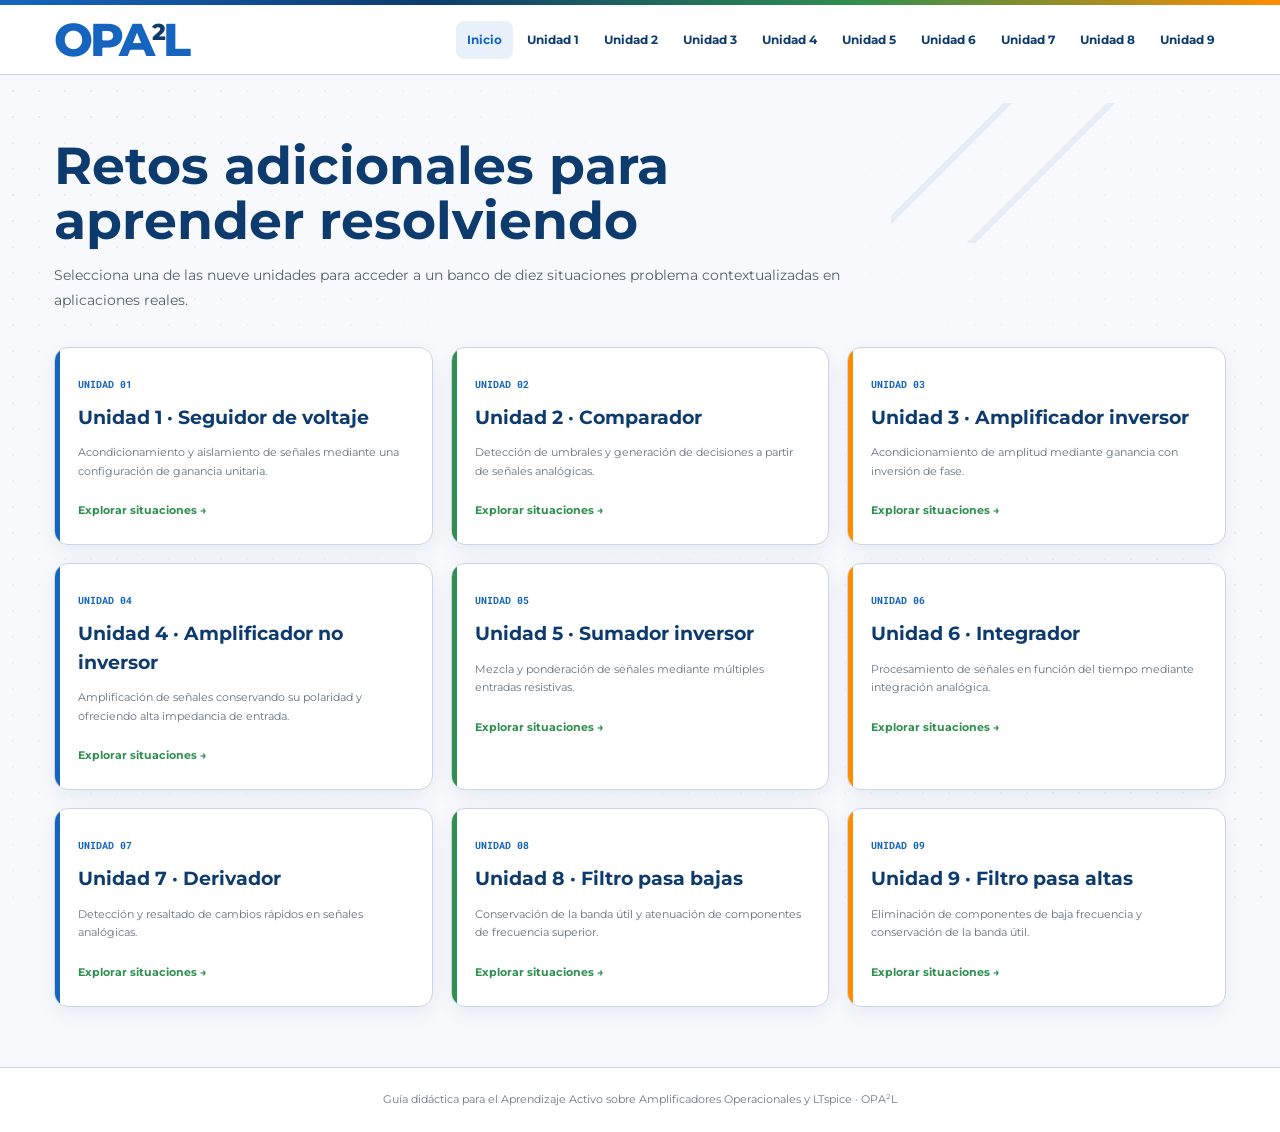
<file: index.html>
<!DOCTYPE html>
<html lang="es">
<head>
<meta charset="UTF-8">
<meta name="viewport" content="width=device-width, initial-scale=1.0">
<meta name="description" content="Banco interactivo de retos adicionales para la guía didáctica OPA²L.">
<title>OPA²L · Retos adicionales</title>
<link rel="icon" type="image/png" href="LOGO_OPAAL_Guia.png">
<link rel="stylesheet" href="style.css">
<link rel="stylesheet" href="index-extra.css">
</head>
<body>
<div class="topline"></div>

<header class="site-header">
  <div class="header-inner">
    <a class="brand" href="index.html" aria-label="Inicio OPA²L">
      <div class="logo-mark">OPA<sup>2</sup>L</div>
    </a>
    <nav aria-label="Navegación por unidades">
      <a href="index.html" class="active">Inicio</a>
<a href="seguidor.html">Unidad 1</a>
<a href="comparador.html">Unidad 2</a>
<a href="inversor.html">Unidad 3</a>
<a href="noinversor.html">Unidad 4</a>
<a href="sumador.html">Unidad 5</a>
<a href="integrador.html">Unidad 6</a>
<a href="derivador.html">Unidad 7</a>
<a href="pasabajas.html">Unidad 8</a>
<a href="pasaaltas.html">Unidad 9</a>
    </nav>
  </div>
</header>
<main>
<section class="hero">
  <h1>Retos adicionales para aprender resolviendo</h1>
  <p>Selecciona una de las nueve unidades para acceder a un banco de diez situaciones problema contextualizadas en aplicaciones reales.</p>
</section>
<section class="unit-grid">

<a class="unit-card" href="seguidor.html">
  <span>UNIDAD 01</span>
  <h2>Unidad 1 · Seguidor de voltaje</h2>
  <p>Acondicionamiento y aislamiento de señales mediante una configuración de ganancia unitaria.</p>
  <b>Explorar situaciones →</b>
</a>
<a class="unit-card" href="comparador.html">
  <span>UNIDAD 02</span>
  <h2>Unidad 2 · Comparador</h2>
  <p>Detección de umbrales y generación de decisiones a partir de señales analógicas.</p>
  <b>Explorar situaciones →</b>
</a>
<a class="unit-card" href="inversor.html">
  <span>UNIDAD 03</span>
  <h2>Unidad 3 · Amplificador inversor</h2>
  <p>Acondicionamiento de amplitud mediante ganancia con inversión de fase.</p>
  <b>Explorar situaciones →</b>
</a>
<a class="unit-card" href="noinversor.html">
  <span>UNIDAD 04</span>
  <h2>Unidad 4 · Amplificador no inversor</h2>
  <p>Amplificación de señales conservando su polaridad y ofreciendo alta impedancia de entrada.</p>
  <b>Explorar situaciones →</b>
</a>
<a class="unit-card" href="sumador.html">
  <span>UNIDAD 05</span>
  <h2>Unidad 5 · Sumador inversor</h2>
  <p>Mezcla y ponderación de señales mediante múltiples entradas resistivas.</p>
  <b>Explorar situaciones →</b>
</a>
<a class="unit-card" href="integrador.html">
  <span>UNIDAD 06</span>
  <h2>Unidad 6 · Integrador</h2>
  <p>Procesamiento de señales en función del tiempo mediante integración analógica.</p>
  <b>Explorar situaciones →</b>
</a>
<a class="unit-card" href="derivador.html">
  <span>UNIDAD 07</span>
  <h2>Unidad 7 · Derivador</h2>
  <p>Detección y resaltado de cambios rápidos en señales analógicas.</p>
  <b>Explorar situaciones →</b>
</a>
<a class="unit-card" href="pasabajas.html">
  <span>UNIDAD 08</span>
  <h2>Unidad 8 · Filtro pasa bajas</h2>
  <p>Conservación de la banda útil y atenuación de componentes de frecuencia superior.</p>
  <b>Explorar situaciones →</b>
</a>
<a class="unit-card" href="pasaaltas.html">
  <span>UNIDAD 09</span>
  <h2>Unidad 9 · Filtro pasa altas</h2>
  <p>Eliminación de componentes de baja frecuencia y conservación de la banda útil.</p>
  <b>Explorar situaciones →</b>
</a>
</section>
</main>
<footer>Guía didáctica para el Aprendizaje Activo sobre Amplificadores Operacionales y LTspice · OPA²L</footer>
</body>
</html>
</file>
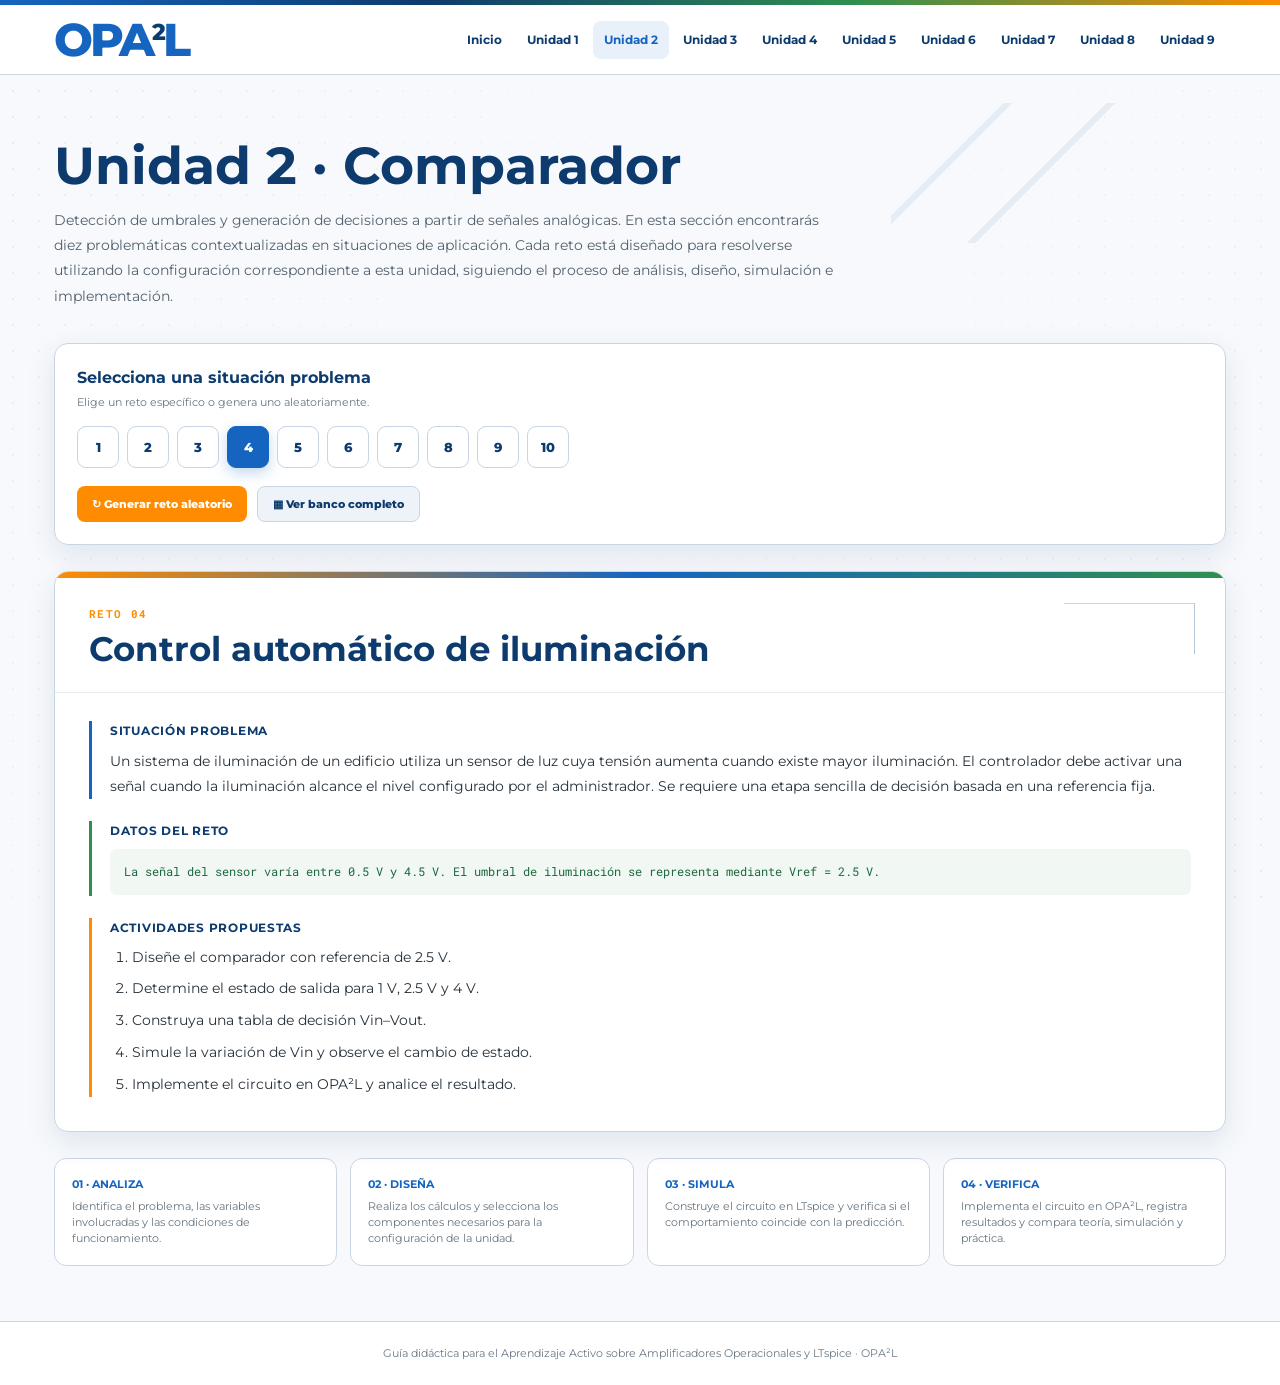
<file: comparador.html>
<!DOCTYPE html>
<html lang="es">
<head>
<meta charset="UTF-8">
<meta name="viewport" content="width=device-width, initial-scale=1.0">
<meta name="description" content="Banco interactivo de situaciones problema - Unidad 2: Comparador.">
<title>Unidad 2 · Comparador | OPA²L</title>
<link rel="icon" type="image/png" href="LOGO_OPAAL_Guia.png">
<link rel="stylesheet" href="style.css">
</head>
<body data-unit="comparador">
<div class="topline"></div>

<header class="site-header">
  <div class="header-inner">
    <a class="brand" href="index.html" aria-label="Inicio OPA²L">
      <div class="logo-mark">OPA<sup>2</sup>L</div>
    </a>
    <nav aria-label="Navegación por unidades">
      <a href="index.html">Inicio</a>
<a href="seguidor.html">Unidad 1</a>
<a href="comparador.html" class="active">Unidad 2</a>
<a href="inversor.html">Unidad 3</a>
<a href="noinversor.html">Unidad 4</a>
<a href="sumador.html">Unidad 5</a>
<a href="integrador.html">Unidad 6</a>
<a href="derivador.html">Unidad 7</a>
<a href="pasabajas.html">Unidad 8</a>
<a href="pasaaltas.html">Unidad 9</a>
    </nav>
  </div>
</header>
<main>
<section class="hero">
  <h1>Unidad 2 · Comparador</h1>
  <p>Detección de umbrales y generación de decisiones a partir de señales analógicas. En esta sección encontrarás diez problemáticas contextualizadas en situaciones de aplicación. Cada reto está diseñado para resolverse utilizando la configuración correspondiente a esta unidad, siguiendo el proceso de análisis, diseño, simulación e implementación.</p>
  
</section>
<div class="container">
<section class="controls" aria-label="Selector de situaciones problema">
  <div class="controls-head">
    <div>
      <h2>Selecciona una situación problema</h2>
      <p>Elige un reto específico o genera uno aleatoriamente.</p>
    </div>
  </div>
  <div class="challenge-selector" id="challengeSelector"></div>
  <div class="actions">
    <button class="primary" id="randomChallenge" type="button">↻ Generar reto aleatorio</button>
    <button class="secondary" id="allChallenges" type="button">▦ Ver banco completo</button>
  </div>
</section>

<article class="challenge-card" id="challengeCard">
  <div class="challenge-top">
    <div class="challenge-number" id="challengeNumber"></div>
    <h2 id="challengeTitle"></h2>
  </div>
  <div class="challenge-body">
    <section>
      <h3>Situación problema</h3>
      <p id="challengeSituation"></p>
    </section>
    <section>
      <h3>Datos del reto</h3>
      <p class="data" id="challengeData"></p>
    </section>
    <section>
      <h3>Actividades propuestas</h3>
      <ol class="activities" id="challengeActivities"></ol>
    </section>
  </div>
</article>

<section class="workflow" aria-label="Ruta de trabajo sugerida">
  <article class="step"><b>01 · ANALIZA</b><p>Identifica el problema, las variables involucradas y las condiciones de funcionamiento.</p></article>
  <article class="step"><b>02 · DISEÑA</b><p>Realiza los cálculos y selecciona los componentes necesarios para la configuración de la unidad.</p></article>
  <article class="step"><b>03 · SIMULA</b><p>Construye el circuito en LTspice y verifica si el comportamiento coincide con la predicción.</p></article>
  <article class="step"><b>04 · VERIFICA</b><p>Implementa el circuito en OPA²L, registra resultados y compara teoría, simulación y práctica.</p></article>
</section>
</div>
</main>

<footer>Guía didáctica para el Aprendizaje Activo sobre Amplificadores Operacionales y LTspice · OPA²L</footer>

<dialog id="bankModal">
  <div class="modal-head">
    <h2>Banco completo · Unidad 2</h2>
    <button id="closeModal" aria-label="Cerrar">×</button>
  </div>
  <div class="bank-grid" id="bankContent"></div>
</dialog>

<script src="script.js"></script>
</body>
</html>
</file>
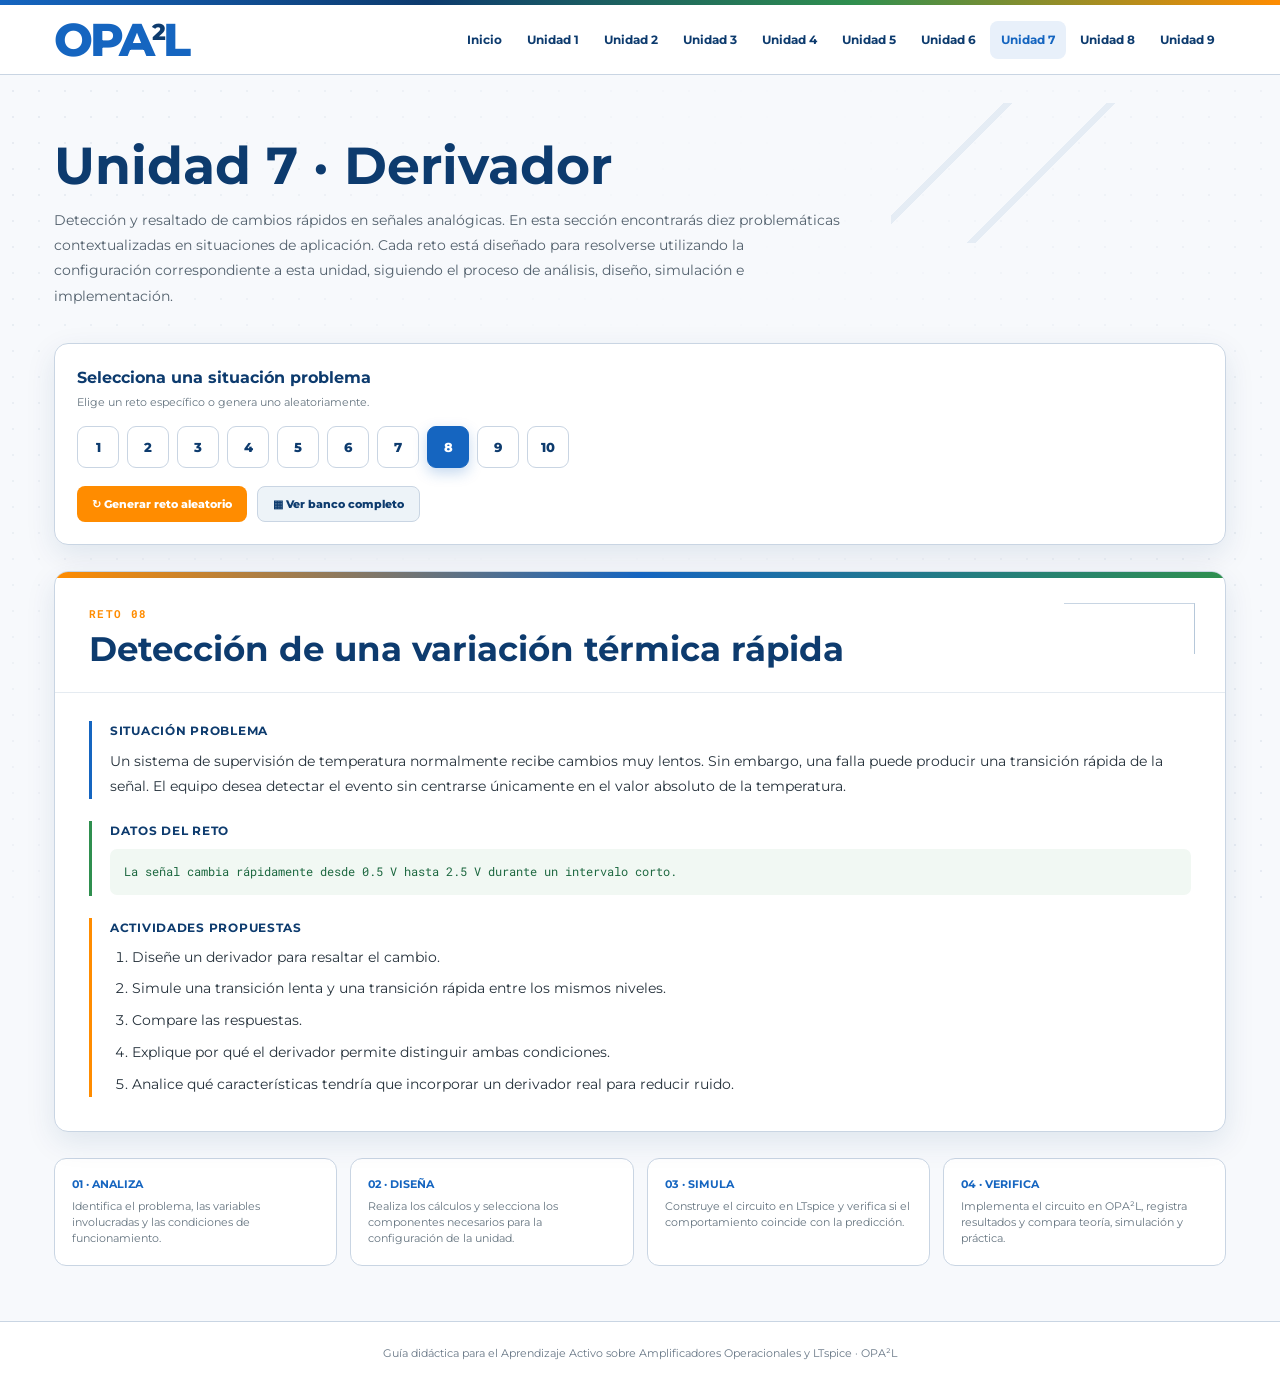
<file: derivador.html>
<!DOCTYPE html>
<html lang="es">
<head>
<meta charset="UTF-8">
<meta name="viewport" content="width=device-width, initial-scale=1.0">
<meta name="description" content="Banco interactivo de situaciones problema - Unidad 7: Derivador.">
<title>Unidad 7 · Derivador | OPA²L</title>
<link rel="icon" type="image/png" href="LOGO_OPAAL_Guia.png">
<link rel="stylesheet" href="style.css">
</head>
<body data-unit="derivador">
<div class="topline"></div>

<header class="site-header">
  <div class="header-inner">
    <a class="brand" href="index.html" aria-label="Inicio OPA²L">
      <div class="logo-mark">OPA<sup>2</sup>L</div>
    </a>
    <nav aria-label="Navegación por unidades">
      <a href="index.html">Inicio</a>
<a href="seguidor.html">Unidad 1</a>
<a href="comparador.html">Unidad 2</a>
<a href="inversor.html">Unidad 3</a>
<a href="noinversor.html">Unidad 4</a>
<a href="sumador.html">Unidad 5</a>
<a href="integrador.html">Unidad 6</a>
<a href="derivador.html" class="active">Unidad 7</a>
<a href="pasabajas.html">Unidad 8</a>
<a href="pasaaltas.html">Unidad 9</a>
    </nav>
  </div>
</header>
<main>
<section class="hero">
  <h1>Unidad 7 · Derivador</h1>
  <p>Detección y resaltado de cambios rápidos en señales analógicas. En esta sección encontrarás diez problemáticas contextualizadas en situaciones de aplicación. Cada reto está diseñado para resolverse utilizando la configuración correspondiente a esta unidad, siguiendo el proceso de análisis, diseño, simulación e implementación.</p>
  
</section>
<div class="container">
<section class="controls" aria-label="Selector de situaciones problema">
  <div class="controls-head">
    <div>
      <h2>Selecciona una situación problema</h2>
      <p>Elige un reto específico o genera uno aleatoriamente.</p>
    </div>
  </div>
  <div class="challenge-selector" id="challengeSelector"></div>
  <div class="actions">
    <button class="primary" id="randomChallenge" type="button">↻ Generar reto aleatorio</button>
    <button class="secondary" id="allChallenges" type="button">▦ Ver banco completo</button>
  </div>
</section>

<article class="challenge-card" id="challengeCard">
  <div class="challenge-top">
    <div class="challenge-number" id="challengeNumber"></div>
    <h2 id="challengeTitle"></h2>
  </div>
  <div class="challenge-body">
    <section>
      <h3>Situación problema</h3>
      <p id="challengeSituation"></p>
    </section>
    <section>
      <h3>Datos del reto</h3>
      <p class="data" id="challengeData"></p>
    </section>
    <section>
      <h3>Actividades propuestas</h3>
      <ol class="activities" id="challengeActivities"></ol>
    </section>
  </div>
</article>

<section class="workflow" aria-label="Ruta de trabajo sugerida">
  <article class="step"><b>01 · ANALIZA</b><p>Identifica el problema, las variables involucradas y las condiciones de funcionamiento.</p></article>
  <article class="step"><b>02 · DISEÑA</b><p>Realiza los cálculos y selecciona los componentes necesarios para la configuración de la unidad.</p></article>
  <article class="step"><b>03 · SIMULA</b><p>Construye el circuito en LTspice y verifica si el comportamiento coincide con la predicción.</p></article>
  <article class="step"><b>04 · VERIFICA</b><p>Implementa el circuito en OPA²L, registra resultados y compara teoría, simulación y práctica.</p></article>
</section>
</div>
</main>

<footer>Guía didáctica para el Aprendizaje Activo sobre Amplificadores Operacionales y LTspice · OPA²L</footer>

<dialog id="bankModal">
  <div class="modal-head">
    <h2>Banco completo · Unidad 7</h2>
    <button id="closeModal" aria-label="Cerrar">×</button>
  </div>
  <div class="bank-grid" id="bankContent"></div>
</dialog>

<script src="script.js"></script>
</body>
</html>
</file>
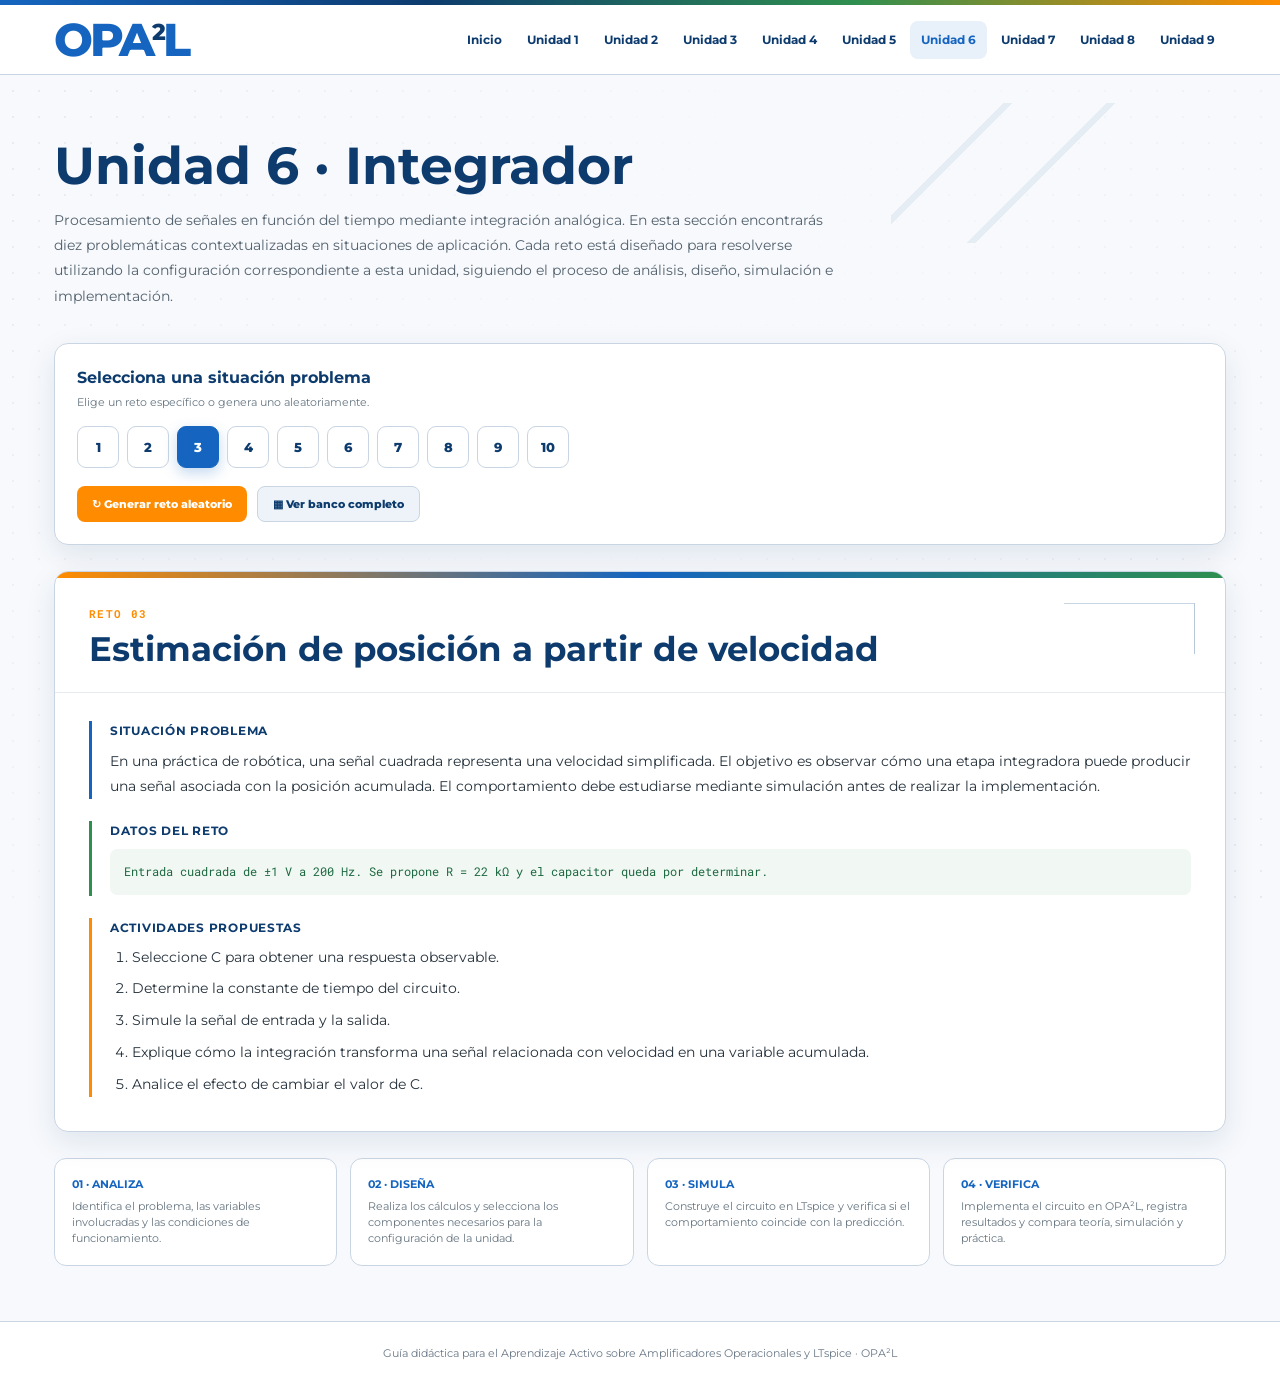
<file: integrador.html>
<!DOCTYPE html>
<html lang="es">
<head>
<meta charset="UTF-8">
<meta name="viewport" content="width=device-width, initial-scale=1.0">
<meta name="description" content="Banco interactivo de situaciones problema - Unidad 6: Integrador.">
<title>Unidad 6 · Integrador | OPA²L</title>
<link rel="icon" type="image/png" href="LOGO_OPAAL_Guia.png">
<link rel="stylesheet" href="style.css">
</head>
<body data-unit="integrador">
<div class="topline"></div>

<header class="site-header">
  <div class="header-inner">
    <a class="brand" href="index.html" aria-label="Inicio OPA²L">
      <div class="logo-mark">OPA<sup>2</sup>L</div>
    </a>
    <nav aria-label="Navegación por unidades">
      <a href="index.html">Inicio</a>
<a href="seguidor.html">Unidad 1</a>
<a href="comparador.html">Unidad 2</a>
<a href="inversor.html">Unidad 3</a>
<a href="noinversor.html">Unidad 4</a>
<a href="sumador.html">Unidad 5</a>
<a href="integrador.html" class="active">Unidad 6</a>
<a href="derivador.html">Unidad 7</a>
<a href="pasabajas.html">Unidad 8</a>
<a href="pasaaltas.html">Unidad 9</a>
    </nav>
  </div>
</header>
<main>
<section class="hero">
  <h1>Unidad 6 · Integrador</h1>
  <p>Procesamiento de señales en función del tiempo mediante integración analógica. En esta sección encontrarás diez problemáticas contextualizadas en situaciones de aplicación. Cada reto está diseñado para resolverse utilizando la configuración correspondiente a esta unidad, siguiendo el proceso de análisis, diseño, simulación e implementación.</p>
  
</section>
<div class="container">
<section class="controls" aria-label="Selector de situaciones problema">
  <div class="controls-head">
    <div>
      <h2>Selecciona una situación problema</h2>
      <p>Elige un reto específico o genera uno aleatoriamente.</p>
    </div>
  </div>
  <div class="challenge-selector" id="challengeSelector"></div>
  <div class="actions">
    <button class="primary" id="randomChallenge" type="button">↻ Generar reto aleatorio</button>
    <button class="secondary" id="allChallenges" type="button">▦ Ver banco completo</button>
  </div>
</section>

<article class="challenge-card" id="challengeCard">
  <div class="challenge-top">
    <div class="challenge-number" id="challengeNumber"></div>
    <h2 id="challengeTitle"></h2>
  </div>
  <div class="challenge-body">
    <section>
      <h3>Situación problema</h3>
      <p id="challengeSituation"></p>
    </section>
    <section>
      <h3>Datos del reto</h3>
      <p class="data" id="challengeData"></p>
    </section>
    <section>
      <h3>Actividades propuestas</h3>
      <ol class="activities" id="challengeActivities"></ol>
    </section>
  </div>
</article>

<section class="workflow" aria-label="Ruta de trabajo sugerida">
  <article class="step"><b>01 · ANALIZA</b><p>Identifica el problema, las variables involucradas y las condiciones de funcionamiento.</p></article>
  <article class="step"><b>02 · DISEÑA</b><p>Realiza los cálculos y selecciona los componentes necesarios para la configuración de la unidad.</p></article>
  <article class="step"><b>03 · SIMULA</b><p>Construye el circuito en LTspice y verifica si el comportamiento coincide con la predicción.</p></article>
  <article class="step"><b>04 · VERIFICA</b><p>Implementa el circuito en OPA²L, registra resultados y compara teoría, simulación y práctica.</p></article>
</section>
</div>
</main>

<footer>Guía didáctica para el Aprendizaje Activo sobre Amplificadores Operacionales y LTspice · OPA²L</footer>

<dialog id="bankModal">
  <div class="modal-head">
    <h2>Banco completo · Unidad 6</h2>
    <button id="closeModal" aria-label="Cerrar">×</button>
  </div>
  <div class="bank-grid" id="bankContent"></div>
</dialog>

<script src="script.js"></script>
</body>
</html>
</file>
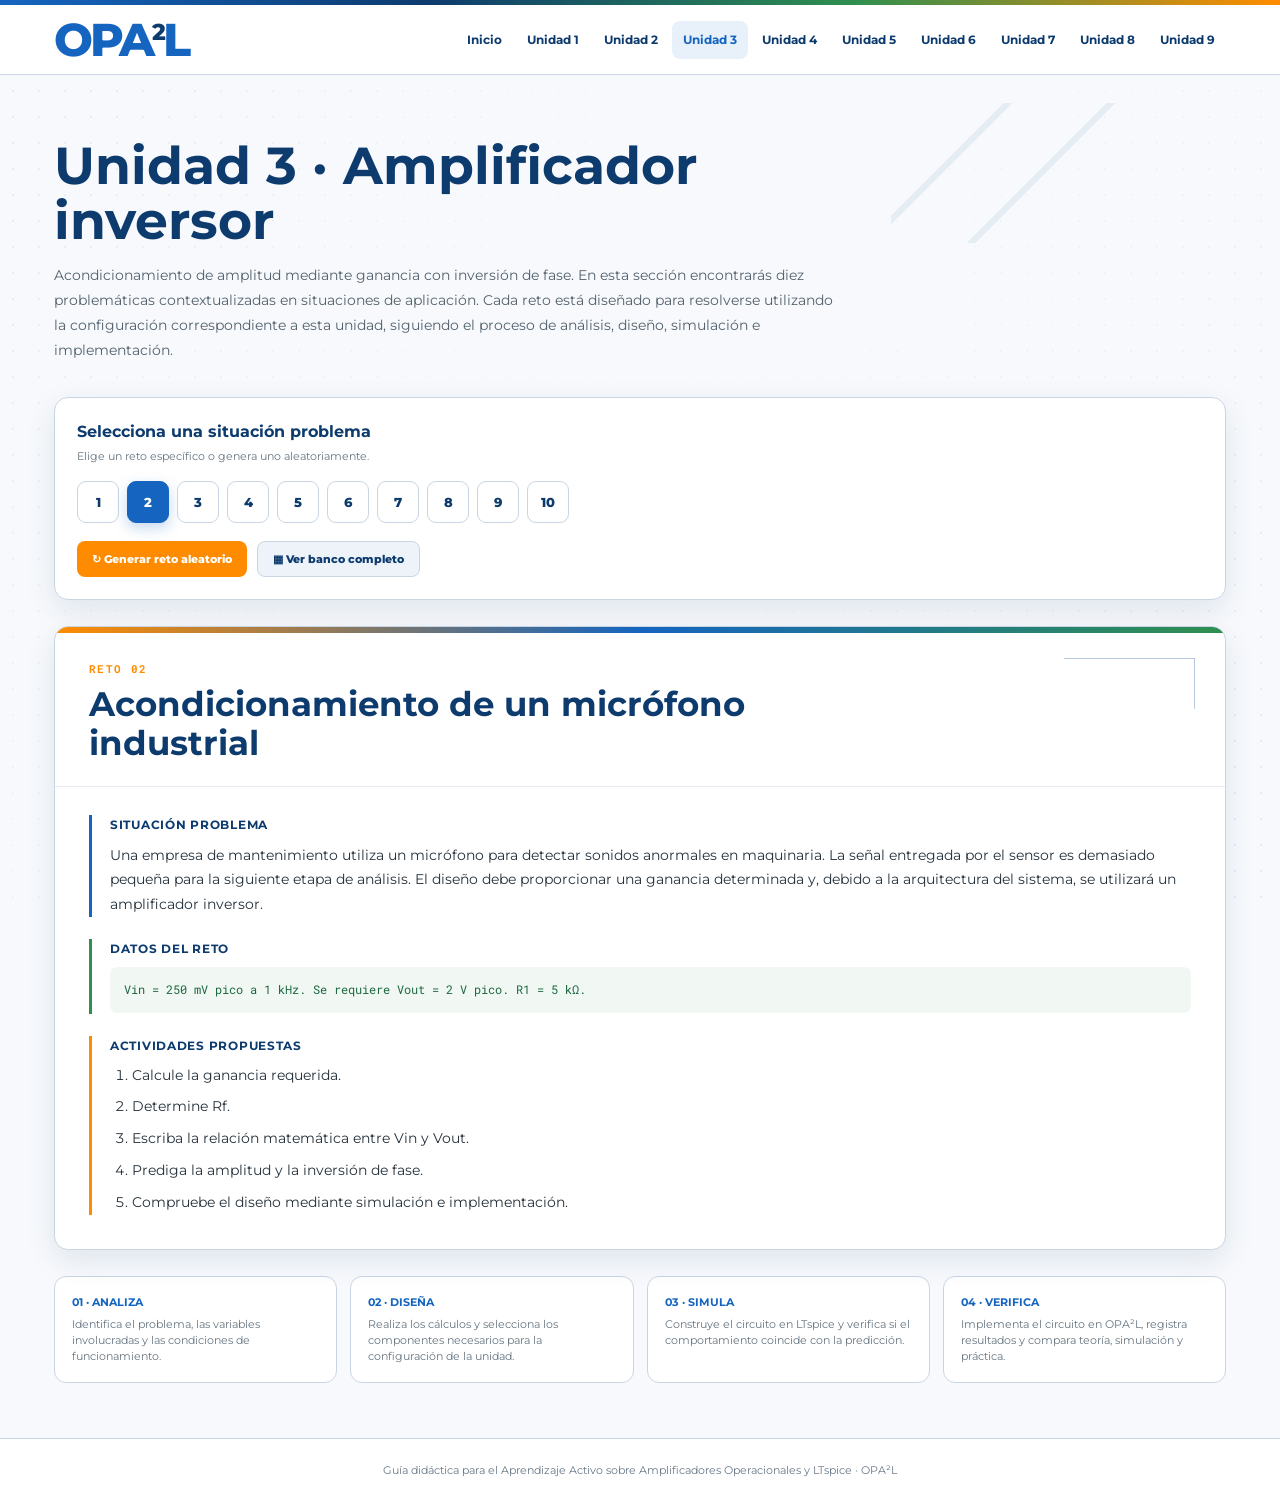
<file: inversor.html>
<!DOCTYPE html>
<html lang="es">
<head>
<meta charset="UTF-8">
<meta name="viewport" content="width=device-width, initial-scale=1.0">
<meta name="description" content="Banco interactivo de situaciones problema - Unidad 3: Amplificador inversor.">
<title>Unidad 3 · Amplificador inversor | OPA²L</title>
<link rel="icon" type="image/png" href="LOGO_OPAAL_Guia.png">
<link rel="stylesheet" href="style.css">
</head>
<body data-unit="inversor">
<div class="topline"></div>

<header class="site-header">
  <div class="header-inner">
    <a class="brand" href="index.html" aria-label="Inicio OPA²L">
      <div class="logo-mark">OPA<sup>2</sup>L</div>
    </a>
    <nav aria-label="Navegación por unidades">
      <a href="index.html">Inicio</a>
<a href="seguidor.html">Unidad 1</a>
<a href="comparador.html">Unidad 2</a>
<a href="inversor.html" class="active">Unidad 3</a>
<a href="noinversor.html">Unidad 4</a>
<a href="sumador.html">Unidad 5</a>
<a href="integrador.html">Unidad 6</a>
<a href="derivador.html">Unidad 7</a>
<a href="pasabajas.html">Unidad 8</a>
<a href="pasaaltas.html">Unidad 9</a>
    </nav>
  </div>
</header>
<main>
<section class="hero">
  <h1>Unidad 3 · Amplificador inversor</h1>
  <p>Acondicionamiento de amplitud mediante ganancia con inversión de fase. En esta sección encontrarás diez problemáticas contextualizadas en situaciones de aplicación. Cada reto está diseñado para resolverse utilizando la configuración correspondiente a esta unidad, siguiendo el proceso de análisis, diseño, simulación e implementación.</p>
  
</section>
<div class="container">
<section class="controls" aria-label="Selector de situaciones problema">
  <div class="controls-head">
    <div>
      <h2>Selecciona una situación problema</h2>
      <p>Elige un reto específico o genera uno aleatoriamente.</p>
    </div>
  </div>
  <div class="challenge-selector" id="challengeSelector"></div>
  <div class="actions">
    <button class="primary" id="randomChallenge" type="button">↻ Generar reto aleatorio</button>
    <button class="secondary" id="allChallenges" type="button">▦ Ver banco completo</button>
  </div>
</section>

<article class="challenge-card" id="challengeCard">
  <div class="challenge-top">
    <div class="challenge-number" id="challengeNumber"></div>
    <h2 id="challengeTitle"></h2>
  </div>
  <div class="challenge-body">
    <section>
      <h3>Situación problema</h3>
      <p id="challengeSituation"></p>
    </section>
    <section>
      <h3>Datos del reto</h3>
      <p class="data" id="challengeData"></p>
    </section>
    <section>
      <h3>Actividades propuestas</h3>
      <ol class="activities" id="challengeActivities"></ol>
    </section>
  </div>
</article>

<section class="workflow" aria-label="Ruta de trabajo sugerida">
  <article class="step"><b>01 · ANALIZA</b><p>Identifica el problema, las variables involucradas y las condiciones de funcionamiento.</p></article>
  <article class="step"><b>02 · DISEÑA</b><p>Realiza los cálculos y selecciona los componentes necesarios para la configuración de la unidad.</p></article>
  <article class="step"><b>03 · SIMULA</b><p>Construye el circuito en LTspice y verifica si el comportamiento coincide con la predicción.</p></article>
  <article class="step"><b>04 · VERIFICA</b><p>Implementa el circuito en OPA²L, registra resultados y compara teoría, simulación y práctica.</p></article>
</section>
</div>
</main>

<footer>Guía didáctica para el Aprendizaje Activo sobre Amplificadores Operacionales y LTspice · OPA²L</footer>

<dialog id="bankModal">
  <div class="modal-head">
    <h2>Banco completo · Unidad 3</h2>
    <button id="closeModal" aria-label="Cerrar">×</button>
  </div>
  <div class="bank-grid" id="bankContent"></div>
</dialog>

<script src="script.js"></script>
</body>
</html>
</file>
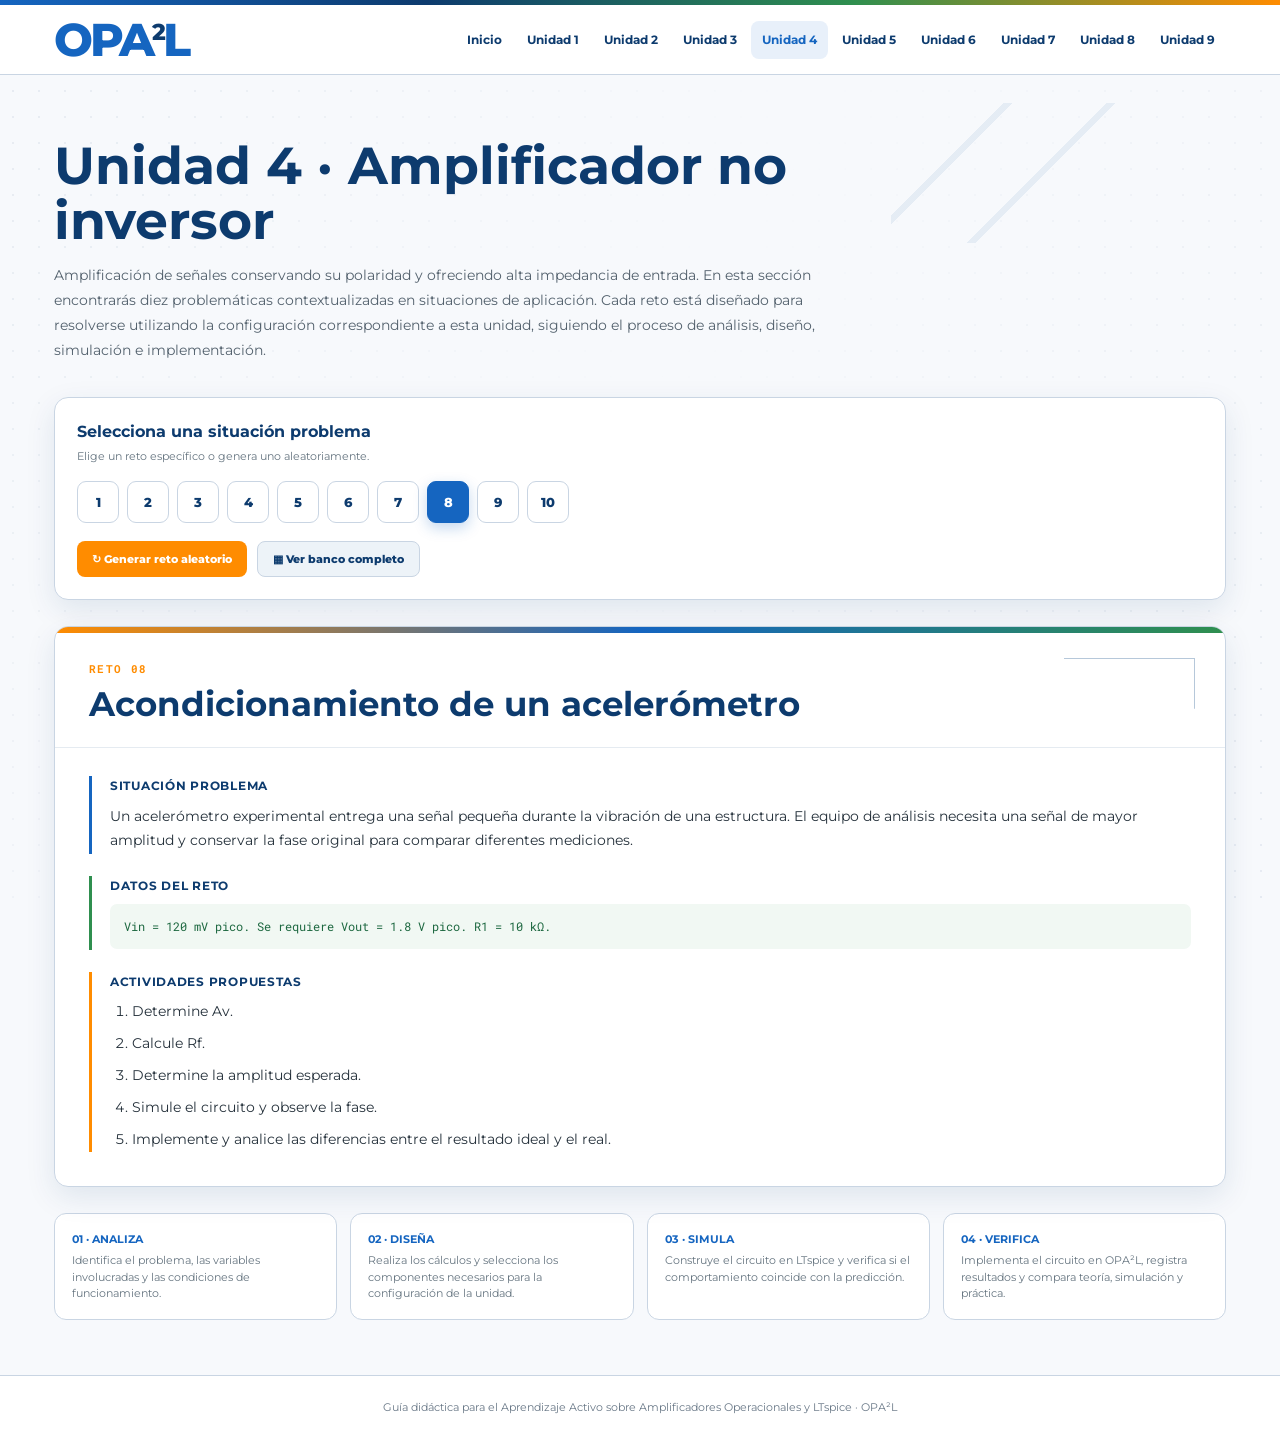
<file: noinversor.html>
<!DOCTYPE html>
<html lang="es">
<head>
<meta charset="UTF-8">
<meta name="viewport" content="width=device-width, initial-scale=1.0">
<meta name="description" content="Banco interactivo de situaciones problema - Unidad 4: Amplificador no inversor.">
<title>Unidad 4 · Amplificador no inversor | OPA²L</title>
<link rel="icon" type="image/png" href="LOGO_OPAAL_Guia.png">
<link rel="stylesheet" href="style.css">
</head>
<body data-unit="noinversor">
<div class="topline"></div>

<header class="site-header">
  <div class="header-inner">
    <a class="brand" href="index.html" aria-label="Inicio OPA²L">
      <div class="logo-mark">OPA<sup>2</sup>L</div>
    </a>
    <nav aria-label="Navegación por unidades">
      <a href="index.html">Inicio</a>
<a href="seguidor.html">Unidad 1</a>
<a href="comparador.html">Unidad 2</a>
<a href="inversor.html">Unidad 3</a>
<a href="noinversor.html" class="active">Unidad 4</a>
<a href="sumador.html">Unidad 5</a>
<a href="integrador.html">Unidad 6</a>
<a href="derivador.html">Unidad 7</a>
<a href="pasabajas.html">Unidad 8</a>
<a href="pasaaltas.html">Unidad 9</a>
    </nav>
  </div>
</header>
<main>
<section class="hero">
  <h1>Unidad 4 · Amplificador no inversor</h1>
  <p>Amplificación de señales conservando su polaridad y ofreciendo alta impedancia de entrada. En esta sección encontrarás diez problemáticas contextualizadas en situaciones de aplicación. Cada reto está diseñado para resolverse utilizando la configuración correspondiente a esta unidad, siguiendo el proceso de análisis, diseño, simulación e implementación.</p>
  
</section>
<div class="container">
<section class="controls" aria-label="Selector de situaciones problema">
  <div class="controls-head">
    <div>
      <h2>Selecciona una situación problema</h2>
      <p>Elige un reto específico o genera uno aleatoriamente.</p>
    </div>
  </div>
  <div class="challenge-selector" id="challengeSelector"></div>
  <div class="actions">
    <button class="primary" id="randomChallenge" type="button">↻ Generar reto aleatorio</button>
    <button class="secondary" id="allChallenges" type="button">▦ Ver banco completo</button>
  </div>
</section>

<article class="challenge-card" id="challengeCard">
  <div class="challenge-top">
    <div class="challenge-number" id="challengeNumber"></div>
    <h2 id="challengeTitle"></h2>
  </div>
  <div class="challenge-body">
    <section>
      <h3>Situación problema</h3>
      <p id="challengeSituation"></p>
    </section>
    <section>
      <h3>Datos del reto</h3>
      <p class="data" id="challengeData"></p>
    </section>
    <section>
      <h3>Actividades propuestas</h3>
      <ol class="activities" id="challengeActivities"></ol>
    </section>
  </div>
</article>

<section class="workflow" aria-label="Ruta de trabajo sugerida">
  <article class="step"><b>01 · ANALIZA</b><p>Identifica el problema, las variables involucradas y las condiciones de funcionamiento.</p></article>
  <article class="step"><b>02 · DISEÑA</b><p>Realiza los cálculos y selecciona los componentes necesarios para la configuración de la unidad.</p></article>
  <article class="step"><b>03 · SIMULA</b><p>Construye el circuito en LTspice y verifica si el comportamiento coincide con la predicción.</p></article>
  <article class="step"><b>04 · VERIFICA</b><p>Implementa el circuito en OPA²L, registra resultados y compara teoría, simulación y práctica.</p></article>
</section>
</div>
</main>

<footer>Guía didáctica para el Aprendizaje Activo sobre Amplificadores Operacionales y LTspice · OPA²L</footer>

<dialog id="bankModal">
  <div class="modal-head">
    <h2>Banco completo · Unidad 4</h2>
    <button id="closeModal" aria-label="Cerrar">×</button>
  </div>
  <div class="bank-grid" id="bankContent"></div>
</dialog>

<script src="script.js"></script>
</body>
</html>
</file>
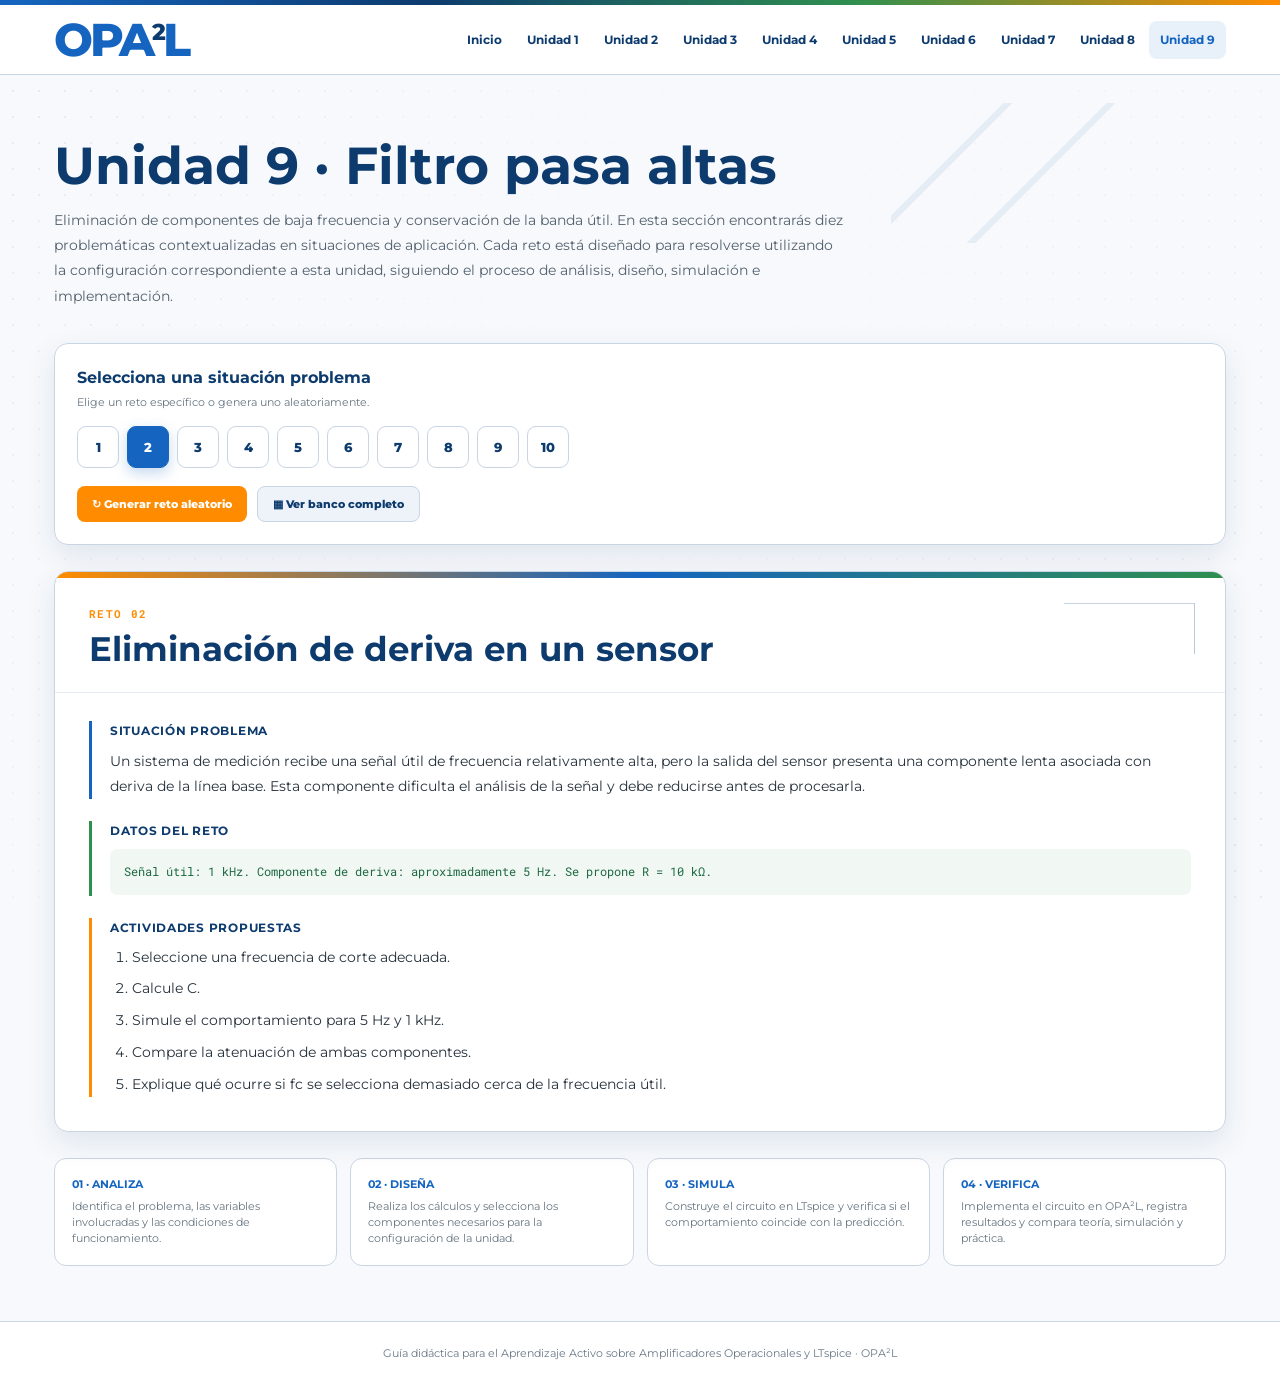
<file: pasaaltas.html>
<!DOCTYPE html>
<html lang="es">
<head>
<meta charset="UTF-8">
<meta name="viewport" content="width=device-width, initial-scale=1.0">
<meta name="description" content="Banco interactivo de situaciones problema - Unidad 9: Filtro pasa altas.">
<title>Unidad 9 · Filtro pasa altas | OPA²L</title>
<link rel="icon" type="image/png" href="LOGO_OPAAL_Guia.png">
<link rel="stylesheet" href="style.css">
</head>
<body data-unit="pasaaltas">
<div class="topline"></div>

<header class="site-header">
  <div class="header-inner">
    <a class="brand" href="index.html" aria-label="Inicio OPA²L">
      <div class="logo-mark">OPA<sup>2</sup>L</div>
    </a>
    <nav aria-label="Navegación por unidades">
      <a href="index.html">Inicio</a>
<a href="seguidor.html">Unidad 1</a>
<a href="comparador.html">Unidad 2</a>
<a href="inversor.html">Unidad 3</a>
<a href="noinversor.html">Unidad 4</a>
<a href="sumador.html">Unidad 5</a>
<a href="integrador.html">Unidad 6</a>
<a href="derivador.html">Unidad 7</a>
<a href="pasabajas.html">Unidad 8</a>
<a href="pasaaltas.html" class="active">Unidad 9</a>
    </nav>
  </div>
</header>
<main>
<section class="hero">
  <h1>Unidad 9 · Filtro pasa altas</h1>
  <p>Eliminación de componentes de baja frecuencia y conservación de la banda útil. En esta sección encontrarás diez problemáticas contextualizadas en situaciones de aplicación. Cada reto está diseñado para resolverse utilizando la configuración correspondiente a esta unidad, siguiendo el proceso de análisis, diseño, simulación e implementación.</p>
  
</section>
<div class="container">
<section class="controls" aria-label="Selector de situaciones problema">
  <div class="controls-head">
    <div>
      <h2>Selecciona una situación problema</h2>
      <p>Elige un reto específico o genera uno aleatoriamente.</p>
    </div>
  </div>
  <div class="challenge-selector" id="challengeSelector"></div>
  <div class="actions">
    <button class="primary" id="randomChallenge" type="button">↻ Generar reto aleatorio</button>
    <button class="secondary" id="allChallenges" type="button">▦ Ver banco completo</button>
  </div>
</section>

<article class="challenge-card" id="challengeCard">
  <div class="challenge-top">
    <div class="challenge-number" id="challengeNumber"></div>
    <h2 id="challengeTitle"></h2>
  </div>
  <div class="challenge-body">
    <section>
      <h3>Situación problema</h3>
      <p id="challengeSituation"></p>
    </section>
    <section>
      <h3>Datos del reto</h3>
      <p class="data" id="challengeData"></p>
    </section>
    <section>
      <h3>Actividades propuestas</h3>
      <ol class="activities" id="challengeActivities"></ol>
    </section>
  </div>
</article>

<section class="workflow" aria-label="Ruta de trabajo sugerida">
  <article class="step"><b>01 · ANALIZA</b><p>Identifica el problema, las variables involucradas y las condiciones de funcionamiento.</p></article>
  <article class="step"><b>02 · DISEÑA</b><p>Realiza los cálculos y selecciona los componentes necesarios para la configuración de la unidad.</p></article>
  <article class="step"><b>03 · SIMULA</b><p>Construye el circuito en LTspice y verifica si el comportamiento coincide con la predicción.</p></article>
  <article class="step"><b>04 · VERIFICA</b><p>Implementa el circuito en OPA²L, registra resultados y compara teoría, simulación y práctica.</p></article>
</section>
</div>
</main>

<footer>Guía didáctica para el Aprendizaje Activo sobre Amplificadores Operacionales y LTspice · OPA²L</footer>

<dialog id="bankModal">
  <div class="modal-head">
    <h2>Banco completo · Unidad 9</h2>
    <button id="closeModal" aria-label="Cerrar">×</button>
  </div>
  <div class="bank-grid" id="bankContent"></div>
</dialog>

<script src="script.js"></script>
</body>
</html>
</file>
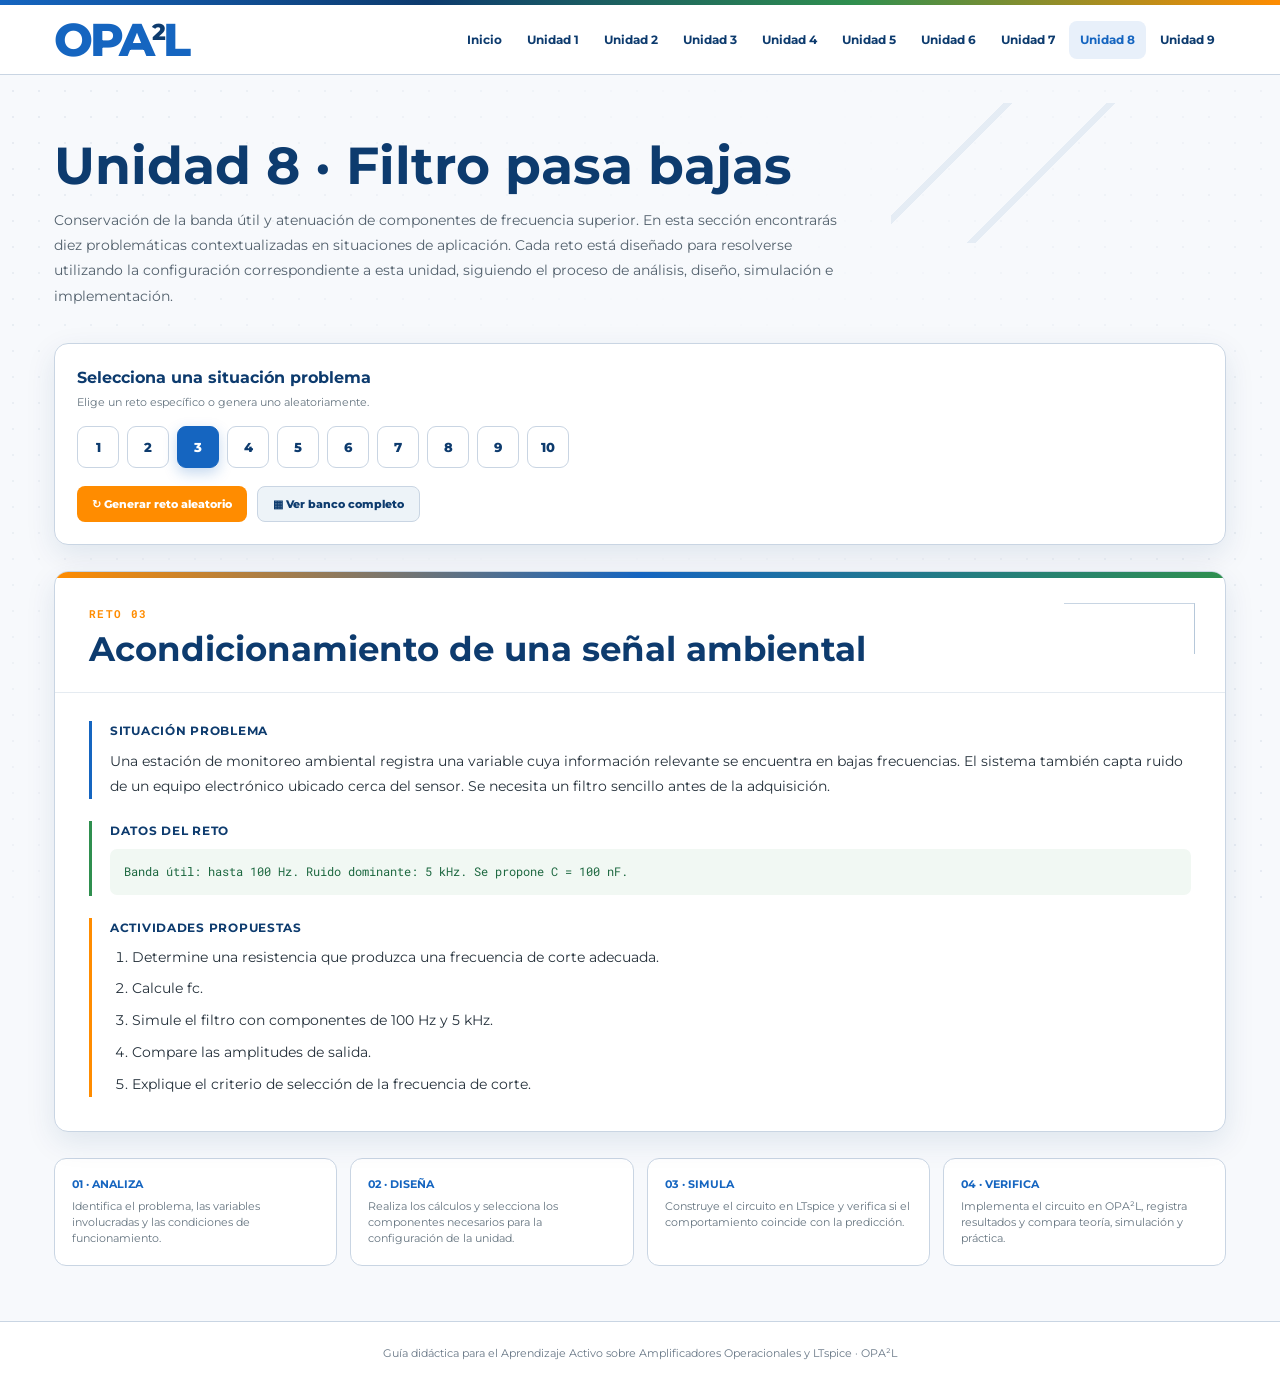
<file: pasabajas.html>
<!DOCTYPE html>
<html lang="es">
<head>
<meta charset="UTF-8">
<meta name="viewport" content="width=device-width, initial-scale=1.0">
<meta name="description" content="Banco interactivo de situaciones problema - Unidad 8: Filtro pasa bajas.">
<title>Unidad 8 · Filtro pasa bajas | OPA²L</title>
<link rel="icon" type="image/png" href="LOGO_OPAAL_Guia.png">
<link rel="stylesheet" href="style.css">
</head>
<body data-unit="pasabajas">
<div class="topline"></div>

<header class="site-header">
  <div class="header-inner">
    <a class="brand" href="index.html" aria-label="Inicio OPA²L">
      <div class="logo-mark">OPA<sup>2</sup>L</div>
    </a>
    <nav aria-label="Navegación por unidades">
      <a href="index.html">Inicio</a>
<a href="seguidor.html">Unidad 1</a>
<a href="comparador.html">Unidad 2</a>
<a href="inversor.html">Unidad 3</a>
<a href="noinversor.html">Unidad 4</a>
<a href="sumador.html">Unidad 5</a>
<a href="integrador.html">Unidad 6</a>
<a href="derivador.html">Unidad 7</a>
<a href="pasabajas.html" class="active">Unidad 8</a>
<a href="pasaaltas.html">Unidad 9</a>
    </nav>
  </div>
</header>
<main>
<section class="hero">
  <h1>Unidad 8 · Filtro pasa bajas</h1>
  <p>Conservación de la banda útil y atenuación de componentes de frecuencia superior. En esta sección encontrarás diez problemáticas contextualizadas en situaciones de aplicación. Cada reto está diseñado para resolverse utilizando la configuración correspondiente a esta unidad, siguiendo el proceso de análisis, diseño, simulación e implementación.</p>
  
</section>
<div class="container">
<section class="controls" aria-label="Selector de situaciones problema">
  <div class="controls-head">
    <div>
      <h2>Selecciona una situación problema</h2>
      <p>Elige un reto específico o genera uno aleatoriamente.</p>
    </div>
  </div>
  <div class="challenge-selector" id="challengeSelector"></div>
  <div class="actions">
    <button class="primary" id="randomChallenge" type="button">↻ Generar reto aleatorio</button>
    <button class="secondary" id="allChallenges" type="button">▦ Ver banco completo</button>
  </div>
</section>

<article class="challenge-card" id="challengeCard">
  <div class="challenge-top">
    <div class="challenge-number" id="challengeNumber"></div>
    <h2 id="challengeTitle"></h2>
  </div>
  <div class="challenge-body">
    <section>
      <h3>Situación problema</h3>
      <p id="challengeSituation"></p>
    </section>
    <section>
      <h3>Datos del reto</h3>
      <p class="data" id="challengeData"></p>
    </section>
    <section>
      <h3>Actividades propuestas</h3>
      <ol class="activities" id="challengeActivities"></ol>
    </section>
  </div>
</article>

<section class="workflow" aria-label="Ruta de trabajo sugerida">
  <article class="step"><b>01 · ANALIZA</b><p>Identifica el problema, las variables involucradas y las condiciones de funcionamiento.</p></article>
  <article class="step"><b>02 · DISEÑA</b><p>Realiza los cálculos y selecciona los componentes necesarios para la configuración de la unidad.</p></article>
  <article class="step"><b>03 · SIMULA</b><p>Construye el circuito en LTspice y verifica si el comportamiento coincide con la predicción.</p></article>
  <article class="step"><b>04 · VERIFICA</b><p>Implementa el circuito en OPA²L, registra resultados y compara teoría, simulación y práctica.</p></article>
</section>
</div>
</main>

<footer>Guía didáctica para el Aprendizaje Activo sobre Amplificadores Operacionales y LTspice · OPA²L</footer>

<dialog id="bankModal">
  <div class="modal-head">
    <h2>Banco completo · Unidad 8</h2>
    <button id="closeModal" aria-label="Cerrar">×</button>
  </div>
  <div class="bank-grid" id="bankContent"></div>
</dialog>

<script src="script.js"></script>
</body>
</html>
</file>
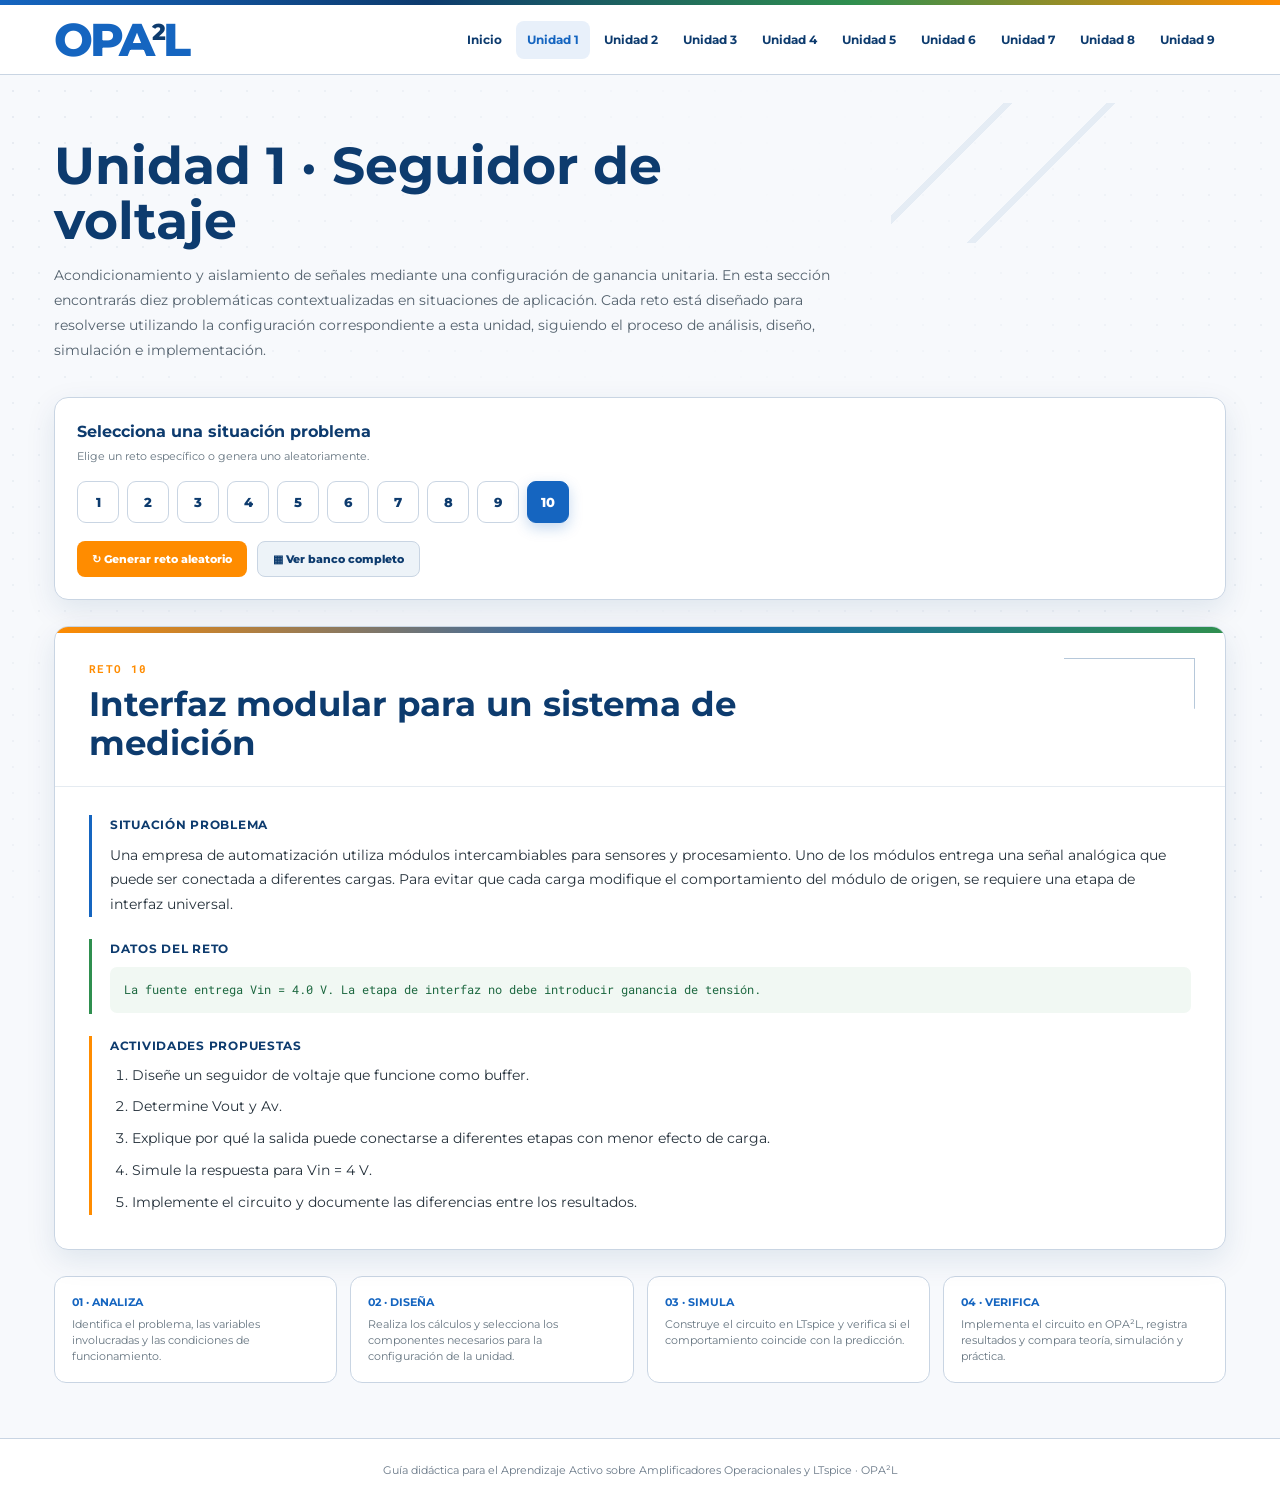
<file: seguidor.html>
<!DOCTYPE html>
<html lang="es">
<head>
<meta charset="UTF-8">
<meta name="viewport" content="width=device-width, initial-scale=1.0">
<meta name="description" content="Banco interactivo de situaciones problema - Unidad 1: Seguidor de voltaje.">
<title>Unidad 1 · Seguidor de voltaje | OPA²L</title>
<link rel="icon" type="image/png" href="LOGO_OPAAL_Guia.png">
<link rel="stylesheet" href="style.css">
</head>
<body data-unit="seguidor">
<div class="topline"></div>

<header class="site-header">
  <div class="header-inner">
    <a class="brand" href="index.html" aria-label="Inicio OPA²L">
      <div class="logo-mark">OPA<sup>2</sup>L</div>
    </a>
    <nav aria-label="Navegación por unidades">
      <a href="index.html">Inicio</a>
<a href="seguidor.html" class="active">Unidad 1</a>
<a href="comparador.html">Unidad 2</a>
<a href="inversor.html">Unidad 3</a>
<a href="noinversor.html">Unidad 4</a>
<a href="sumador.html">Unidad 5</a>
<a href="integrador.html">Unidad 6</a>
<a href="derivador.html">Unidad 7</a>
<a href="pasabajas.html">Unidad 8</a>
<a href="pasaaltas.html">Unidad 9</a>
    </nav>
  </div>
</header>
<main>
<section class="hero">
  <h1>Unidad 1 · Seguidor de voltaje</h1>
  <p>Acondicionamiento y aislamiento de señales mediante una configuración de ganancia unitaria. En esta sección encontrarás diez problemáticas contextualizadas en situaciones de aplicación. Cada reto está diseñado para resolverse utilizando la configuración correspondiente a esta unidad, siguiendo el proceso de análisis, diseño, simulación e implementación.</p>
  
</section>
<div class="container">
<section class="controls" aria-label="Selector de situaciones problema">
  <div class="controls-head">
    <div>
      <h2>Selecciona una situación problema</h2>
      <p>Elige un reto específico o genera uno aleatoriamente.</p>
    </div>
  </div>
  <div class="challenge-selector" id="challengeSelector"></div>
  <div class="actions">
    <button class="primary" id="randomChallenge" type="button">↻ Generar reto aleatorio</button>
    <button class="secondary" id="allChallenges" type="button">▦ Ver banco completo</button>
  </div>
</section>

<article class="challenge-card" id="challengeCard">
  <div class="challenge-top">
    <div class="challenge-number" id="challengeNumber"></div>
    <h2 id="challengeTitle"></h2>
  </div>
  <div class="challenge-body">
    <section>
      <h3>Situación problema</h3>
      <p id="challengeSituation"></p>
    </section>
    <section>
      <h3>Datos del reto</h3>
      <p class="data" id="challengeData"></p>
    </section>
    <section>
      <h3>Actividades propuestas</h3>
      <ol class="activities" id="challengeActivities"></ol>
    </section>
  </div>
</article>

<section class="workflow" aria-label="Ruta de trabajo sugerida">
  <article class="step"><b>01 · ANALIZA</b><p>Identifica el problema, las variables involucradas y las condiciones de funcionamiento.</p></article>
  <article class="step"><b>02 · DISEÑA</b><p>Realiza los cálculos y selecciona los componentes necesarios para la configuración de la unidad.</p></article>
  <article class="step"><b>03 · SIMULA</b><p>Construye el circuito en LTspice y verifica si el comportamiento coincide con la predicción.</p></article>
  <article class="step"><b>04 · VERIFICA</b><p>Implementa el circuito en OPA²L, registra resultados y compara teoría, simulación y práctica.</p></article>
</section>
</div>
</main>

<footer>Guía didáctica para el Aprendizaje Activo sobre Amplificadores Operacionales y LTspice · OPA²L</footer>

<dialog id="bankModal">
  <div class="modal-head">
    <h2>Banco completo · Unidad 1</h2>
    <button id="closeModal" aria-label="Cerrar">×</button>
  </div>
  <div class="bank-grid" id="bankContent"></div>
</dialog>

<script src="script.js"></script>
</body>
</html>
</file>
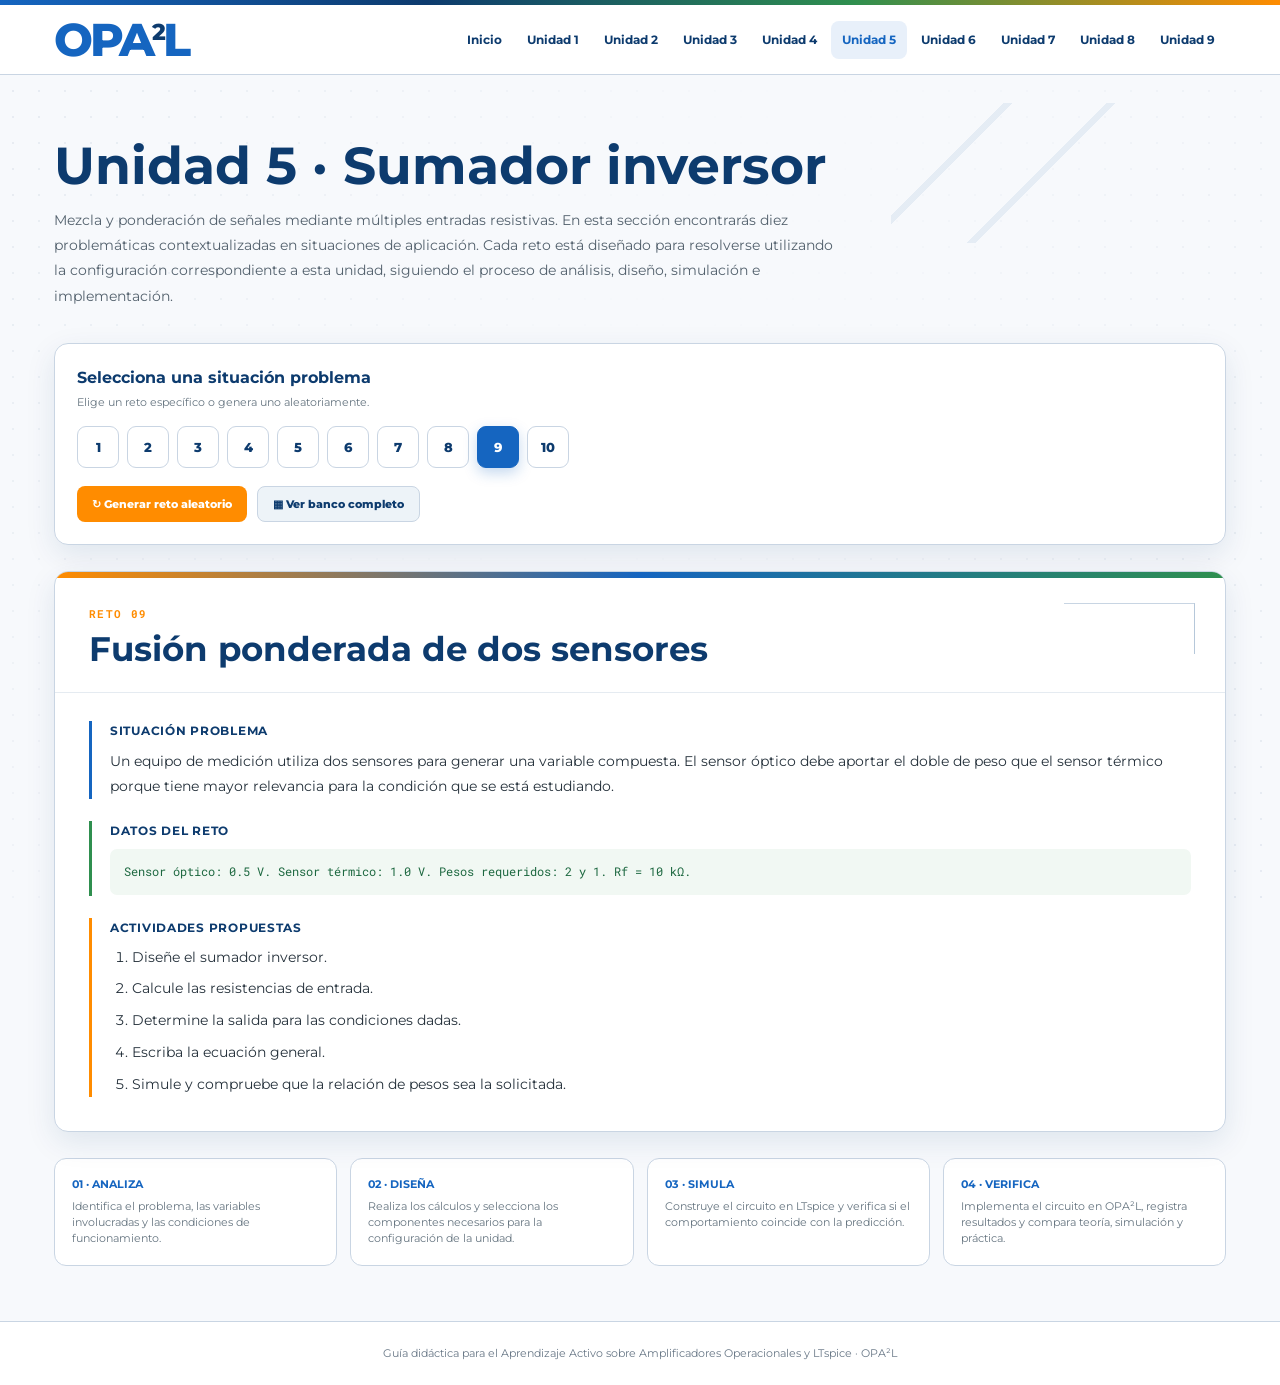
<file: sumador.html>
<!DOCTYPE html>
<html lang="es">
<head>
<meta charset="UTF-8">
<meta name="viewport" content="width=device-width, initial-scale=1.0">
<meta name="description" content="Banco interactivo de situaciones problema - Unidad 5: Sumador inversor.">
<title>Unidad 5 · Sumador inversor | OPA²L</title>
<link rel="icon" type="image/png" href="LOGO_OPAAL_Guia.png">
<link rel="stylesheet" href="style.css">
</head>
<body data-unit="sumador">
<div class="topline"></div>

<header class="site-header">
  <div class="header-inner">
    <a class="brand" href="index.html" aria-label="Inicio OPA²L">
      <div class="logo-mark">OPA<sup>2</sup>L</div>
    </a>
    <nav aria-label="Navegación por unidades">
      <a href="index.html">Inicio</a>
<a href="seguidor.html">Unidad 1</a>
<a href="comparador.html">Unidad 2</a>
<a href="inversor.html">Unidad 3</a>
<a href="noinversor.html">Unidad 4</a>
<a href="sumador.html" class="active">Unidad 5</a>
<a href="integrador.html">Unidad 6</a>
<a href="derivador.html">Unidad 7</a>
<a href="pasabajas.html">Unidad 8</a>
<a href="pasaaltas.html">Unidad 9</a>
    </nav>
  </div>
</header>
<main>
<section class="hero">
  <h1>Unidad 5 · Sumador inversor</h1>
  <p>Mezcla y ponderación de señales mediante múltiples entradas resistivas. En esta sección encontrarás diez problemáticas contextualizadas en situaciones de aplicación. Cada reto está diseñado para resolverse utilizando la configuración correspondiente a esta unidad, siguiendo el proceso de análisis, diseño, simulación e implementación.</p>
 
</section>
<div class="container">
<section class="controls" aria-label="Selector de situaciones problema">
  <div class="controls-head">
    <div>
      <h2>Selecciona una situación problema</h2>
      <p>Elige un reto específico o genera uno aleatoriamente.</p>
    </div>
  </div>
  <div class="challenge-selector" id="challengeSelector"></div>
  <div class="actions">
    <button class="primary" id="randomChallenge" type="button">↻ Generar reto aleatorio</button>
    <button class="secondary" id="allChallenges" type="button">▦ Ver banco completo</button>
  </div>
</section>

<article class="challenge-card" id="challengeCard">
  <div class="challenge-top">
    <div class="challenge-number" id="challengeNumber"></div>
    <h2 id="challengeTitle"></h2>
  </div>
  <div class="challenge-body">
    <section>
      <h3>Situación problema</h3>
      <p id="challengeSituation"></p>
    </section>
    <section>
      <h3>Datos del reto</h3>
      <p class="data" id="challengeData"></p>
    </section>
    <section>
      <h3>Actividades propuestas</h3>
      <ol class="activities" id="challengeActivities"></ol>
    </section>
  </div>
</article>

<section class="workflow" aria-label="Ruta de trabajo sugerida">
  <article class="step"><b>01 · ANALIZA</b><p>Identifica el problema, las variables involucradas y las condiciones de funcionamiento.</p></article>
  <article class="step"><b>02 · DISEÑA</b><p>Realiza los cálculos y selecciona los componentes necesarios para la configuración de la unidad.</p></article>
  <article class="step"><b>03 · SIMULA</b><p>Construye el circuito en LTspice y verifica si el comportamiento coincide con la predicción.</p></article>
  <article class="step"><b>04 · VERIFICA</b><p>Implementa el circuito en OPA²L, registra resultados y compara teoría, simulación y práctica.</p></article>
</section>
</div>
</main>

<footer>Guía didáctica para el Aprendizaje Activo sobre Amplificadores Operacionales y LTspice · OPA²L</footer>

<dialog id="bankModal">
  <div class="modal-head">
    <h2>Banco completo · Unidad 5</h2>
    <button id="closeModal" aria-label="Cerrar">×</button>
  </div>
  <div class="bank-grid" id="bankContent"></div>
</dialog>

<script src="script.js"></script>
</body>
</html>
</file>
<file: style.css>
@import url('https://fonts.googleapis.com/css2?family=Montserrat:wght@400;500;600;700;800&family=Roboto+Mono:wght@400;500;600&display=swap');

:root{
  --blue:#1565C0; --navy:#0D3B6E; --green:#2F8F4F; --orange:#FF8C00;
  --dark:#37474F; --light:#EEF2F7; --line:#C9D5E3; --ink:#25313B;
  --white:#FFFFFF; --shadow:0 10px 30px rgba(13,59,110,.10);
  --radius:14px;
}
*{box-sizing:border-box}
html{scroll-behavior:smooth}
body{
  margin:0; min-width:280px; background:#f7f9fc; color:var(--ink);
  font-family:Montserrat,Arial,sans-serif; line-height:1.5;
}
body:before{
  content:""; position:fixed; inset:0; pointer-events:none; z-index:-1; opacity:.28;
  background-image:radial-gradient(#b9c7d7 1px,transparent 1.5px);
  background-size:26px 26px;
  mask-image:linear-gradient(120deg,#000,transparent 48%,#000);
}
.topline{height:5px;background:linear-gradient(90deg,var(--blue),var(--navy),var(--green),var(--orange))}
.site-header{
  background:rgba(255,255,255,.96); backdrop-filter:blur(12px);
  border-bottom:1px solid var(--line); position:sticky; top:0; z-index:20;
}
.header-inner{
  width:min(1220px,100%); margin:auto; display:flex; align-items:center;
  gap:20px; padding:14px 24px;
}
.brand{
  display:flex; align-items:center; text-decoration:none; color:inherit;
  min-width:150px;
}
.logo-mark{font-weight:800;color:var(--blue);font-size:46px;letter-spacing:-3px;line-height:.9}
.logo-mark sup{font-size:23px;color:var(--navy)}
nav{
  display:flex; gap:3px; flex:1; justify-content:flex-end;
  flex-wrap:wrap;
}
nav a{
  font-size:12px; font-weight:700; text-decoration:none; color:var(--navy);
  padding:10px 11px; border-radius:8px; transition:.2s; white-space:nowrap;
}
nav a:hover,nav a.active{background:#e8f0fa;color:var(--blue)}
.hero{
  width:min(1220px,100%); margin:auto; padding:52px 24px 34px;
  position:relative; overflow:hidden;
}
.hero:after{
  content:""; position:absolute; width:310px; height:140px; right:4%; top:28px;
  background:
    linear-gradient(135deg,transparent 25%,#dce6f1 25%,#dce6f1 27%,transparent 27%,
    transparent 48%,#dce6f1 48%,#dce6f1 50%,transparent 50%);
  opacity:.65;
}
.eyebrow{
  display:inline-flex; align-items:center; gap:9px; color:var(--green);
  font-size:11px; font-weight:800; letter-spacing:.08em;
}
.eyebrow:before{content:"";width:34px;height:2px;background:var(--green)}
h1{
  color:var(--navy); font-size:clamp(30px,5vw,52px);
  line-height:1.05; margin:12px 0 14px; max-width:800px;
}
.hero p{
  max-width:790px; font-size:14px; line-height:1.8; margin:0;
  color:#53616d; position:relative; z-index:1;
}
.unit-tag{
  display:inline-block; margin-top:19px; font:700 11px 'Roboto Mono',monospace;
  color:var(--blue); background:#edf4fc; border-left:4px solid var(--blue);
  padding:9px 13px;
}
.container{
  width:min(1220px,100%); margin:auto; padding:0 24px 55px;
}
.controls{
  background:#fff; border:1px solid var(--line); box-shadow:var(--shadow);
  border-radius:var(--radius); padding:22px; margin-bottom:26px;
}
.controls-head{
  display:flex; justify-content:space-between; align-items:center; gap:18px;
  margin-bottom:16px;
}
.controls h2{font-size:16px;color:var(--navy);margin:0}
.controls p{margin:4px 0 0;font-size:11px;color:#667580}
.challenge-selector{display:flex;gap:8px;flex-wrap:wrap}
.challenge-option{
  width:42px;height:42px;border:1px solid var(--line);background:#fff;
  border-radius:9px;color:var(--navy);font-weight:800;cursor:pointer;
  transition:.2s;
}
.challenge-option:hover{border-color:var(--blue);transform:translateY(-2px)}
.challenge-option.active{
  background:var(--blue);border-color:var(--blue);color:#fff;
  box-shadow:0 5px 14px rgba(21,101,192,.25);
}
.actions{display:flex;gap:10px;flex-wrap:wrap;margin-top:18px}
button{font-family:inherit}
.primary,.secondary,.bank-item button{
  border:0;border-radius:8px;padding:10px 15px;font-size:11px;font-weight:800;
  cursor:pointer;transition:.2s;
}
.primary{background:var(--orange);color:#fff}
.primary:hover{filter:brightness(.95);transform:translateY(-1px)}
.secondary{background:#edf3f8;color:var(--navy);border:1px solid var(--line)}
.secondary:hover{background:#e2ecf6}
.challenge-card{
  background:#fff;border:1px solid var(--line);box-shadow:var(--shadow);
  border-radius:var(--radius);overflow:hidden;position:relative;
}
.challenge-card:before{
  content:"";height:6px;display:block;
  background:linear-gradient(90deg,var(--orange),var(--blue),var(--green));
}
.challenge-top{
  padding:28px 34px 23px;border-bottom:1px solid #e5ebf1;position:relative;
}
.challenge-top:after{
  content:"";position:absolute;right:30px;top:25px;width:130px;height:50px;
  border-top:1px solid #b6c8da;border-right:1px solid #b6c8da;
  clip-path:polygon(0 0,100% 0,100% 100%,50% 100%,35% 65%,0 65%);
}
.challenge-number{
  font:700 11px 'Roboto Mono',monospace;color:var(--orange);letter-spacing:.12em;
}
.challenge-top h2{
  color:var(--navy);font-size:clamp(22px,3.2vw,34px);
  line-height:1.15;margin:9px 0 0;max-width:820px;
}
.challenge-body{
  padding:28px 34px 34px;display:grid;gap:22px;
}
.challenge-body section{border-left:3px solid var(--blue);padding:1px 0 1px 18px}
.challenge-body section:nth-child(2){border-color:var(--green)}
.challenge-body section:nth-child(3){border-color:var(--orange)}
.challenge-body h3{
  font-size:12px;letter-spacing:.06em;text-transform:uppercase;
  color:var(--navy);margin:0 0 9px;
}
.challenge-body p{margin:0;line-height:1.8;font-size:13.5px}
.data{
  font-family:'Roboto Mono',monospace;color:#1d6840;background:#f1f8f3;
  padding:12px 14px;border-radius:7px;font-size:12px!important;
}
.activities{margin:0;padding-left:22px}
.activities li{margin:0 0 9px;line-height:1.7;font-size:13.5px}
.activities li:last-child{margin-bottom:0}
.animate{animation:reveal .32s ease}
@keyframes reveal{from{opacity:.25;transform:translateY(8px)}to{opacity:1;transform:none}}
.workflow{
  margin-top:26px;display:grid;grid-template-columns:repeat(4,1fr);gap:13px;
}
.step{background:#fff;border:1px solid var(--line);border-radius:12px;padding:17px}
.step b{display:block;color:var(--blue);font-size:11px;margin-bottom:6px}
.step p{font-size:10.5px;line-height:1.55;margin:0;color:#667580}
footer{
  border-top:1px solid var(--line);background:#fff;padding:24px;
  color:#697887;font-size:10.5px;text-align:center;
}
dialog{
  width:min(900px,92vw);max-height:88vh;border:0;border-radius:16px;padding:0;
  box-shadow:0 25px 80px rgba(0,0,0,.28);
}
dialog::backdrop{background:rgba(10,28,50,.45);backdrop-filter:blur(3px)}
.modal-head{
  padding:20px 24px;border-bottom:1px solid var(--line);
  display:flex;justify-content:space-between;align-items:center;
}
.modal-head h2{margin:0;color:var(--navy);font-size:19px}
.modal-head button{border:0;background:none;font-size:25px;color:var(--navy);cursor:pointer}
.bank-grid{
  padding:20px 24px;display:grid;grid-template-columns:repeat(2,1fr);
  gap:13px;max-height:70vh;overflow:auto;
}
.bank-item{border:1px solid var(--line);border-radius:10px;padding:16px}
.bank-item span{font:700 10px 'Roboto Mono';color:var(--orange)}
.bank-item h3{font-size:13px;color:var(--navy);margin:7px 0}
.bank-item p{font-size:10.5px;line-height:1.6;color:#61707d}
.bank-item button{background:var(--blue);color:#fff;padding:8px 10px;margin-top:2px}
@media(max-width:1050px){
  .header-inner{align-items:flex-start}
  .brand{min-width:150px}
  nav{justify-content:flex-start}
  nav a{font-size:11px;padding:9px 10px}
}
@media(max-width:850px){
  .header-inner{flex-direction:column;gap:12px}
  .brand{min-width:0}
  nav{width:100%;justify-content:flex-start;overflow-x:auto;flex-wrap:nowrap;padding-bottom:2px}
  nav a{flex:0 0 auto}
  .hero{padding-top:38px}
  .workflow{grid-template-columns:repeat(2,1fr)}
  .bank-grid{grid-template-columns:1fr}
}
@media(max-width:600px){
  .hero,.container{padding-left:16px;padding-right:16px}
  .hero:after{display:none}
  .hero p{font-size:13px}
  .unit-tag{font-size:9px}
  .controls{padding:17px}
  .controls-head{display:block}
  .challenge-selector{margin-top:14px}
  .challenge-option{width:38px;height:38px}
  .challenge-top,.challenge-body{padding-left:20px;padding-right:20px}
  .challenge-top:after{display:none}
  .challenge-body p,.activities li{font-size:13px}
  .workflow{grid-template-columns:1fr}
  .actions{display:grid;grid-template-columns:1fr}
  .primary,.secondary{width:100%}
}
@media(max-width:380px){
  .logo-mark{font-size:37px}
  .logo-mark sup{font-size:18px}
  .hero h1{font-size:29px}
  .challenge-selector{gap:6px}
  .challenge-option{width:35px;height:35px}
}
</file>
<file: index-extra.css>
.unit-grid{
  width:min(1220px,100%);margin:auto;padding:0 24px 60px;
  display:grid;grid-template-columns:repeat(3,1fr);gap:18px;
}
.unit-card{
  background:#fff;border:1px solid var(--line);border-radius:14px;padding:23px;
  text-decoration:none;box-shadow:0 7px 22px rgba(13,59,110,.07);
  transition:.22s;color:var(--ink);position:relative;overflow:hidden;
}
.unit-card:before{
  content:"";position:absolute;left:0;top:0;width:5px;height:100%;
  background:var(--blue);
}
.unit-card:nth-child(3n+2):before{background:var(--green)}
.unit-card:nth-child(3n):before{background:var(--orange)}
.unit-card:hover{transform:translateY(-5px);box-shadow:var(--shadow)}
.unit-card span{font:700 10px 'Roboto Mono';color:var(--blue)}
.unit-card h2{color:var(--navy);font-size:19px;margin:9px 0}
.unit-card p{font-size:11px;line-height:1.65;color:#63727e;min-height:43px}
.unit-card b{font-size:10.5px;color:var(--green)}
@media(max-width:850px){.unit-grid{grid-template-columns:repeat(2,1fr);padding-left:16px;padding-right:16px}}
@media(max-width:560px){.unit-grid{grid-template-columns:1fr}}
</file>
